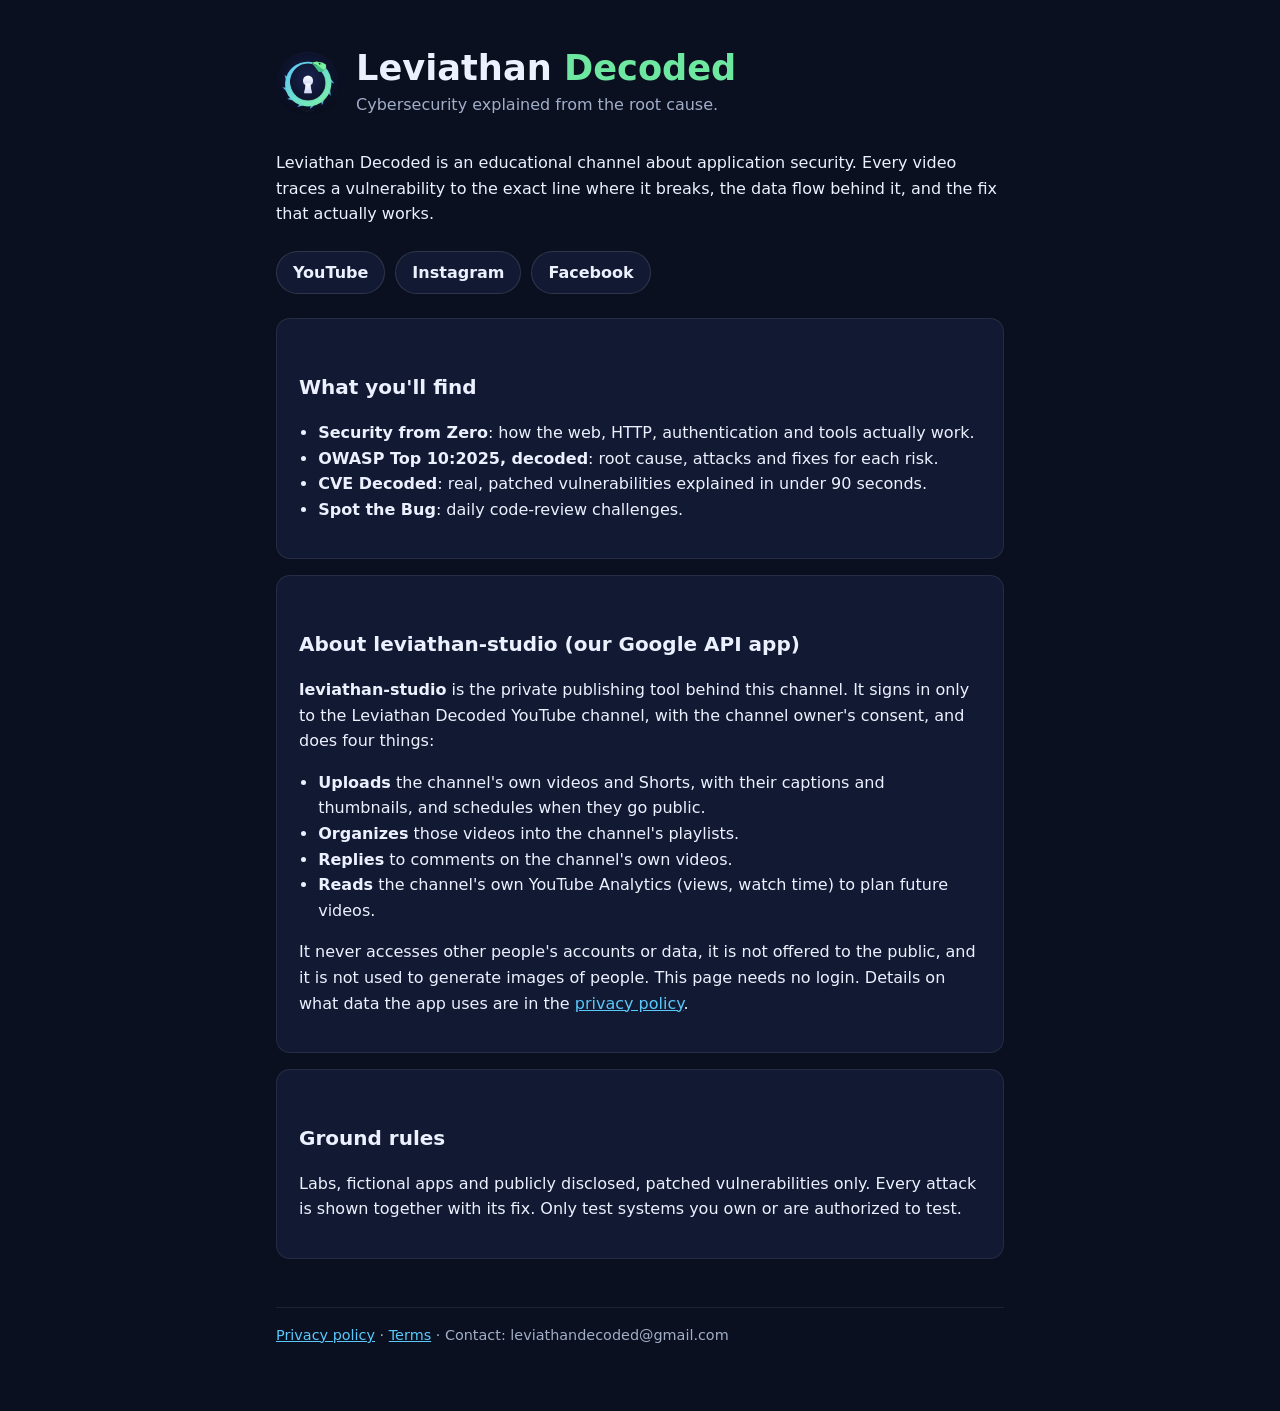
<file: index.html>
<!doctype html><html lang="en"><head><meta charset="utf-8"><meta name="viewport" content="width=device-width,initial-scale=1">
<title>Leviathan Decoded</title><meta name="description" content="Cybersecurity explained from the root cause: web security, OWASP and ethical hacking.">
<link rel="icon" href="logo.png"><link rel="stylesheet" href="style.css"></head><body><main>
<header><img src="logo.png" alt="Leviathan Decoded logo"><div><h1>Leviathan <span>Decoded</span></h1><p class="tag">Cybersecurity explained from the root cause.</p></div></header>
<p>Leviathan Decoded is an educational channel about application security. Every video traces a vulnerability to the exact line where it breaks, the data flow behind it, and the fix that actually works.</p>
<div class="links"><a href="https://www.youtube.com/@leviathandecoded">YouTube</a><a href="https://www.instagram.com/leviathandecoded">Instagram</a><a href="https://www.facebook.com/leviathandecoded">Facebook</a></div>
<div class="card"><h2>What you'll find</h2><ul>
<li><b>Security from Zero</b>: how the web, HTTP, authentication and tools actually work.</li>
<li><b>OWASP Top 10:2025, decoded</b>: root cause, attacks and fixes for each risk.</li>
<li><b>CVE Decoded</b>: real, patched vulnerabilities explained in under 90 seconds.</li>
<li><b>Spot the Bug</b>: daily code-review challenges.</li></ul></div>
<div class="card" id="app"><h2>About leviathan-studio (our Google API app)</h2>
<p><b>leviathan-studio</b> is the private publishing tool behind this channel. It signs in only to the Leviathan Decoded YouTube channel, with the channel owner's consent, and does four things:</p><ul>
<li><b>Uploads</b> the channel's own videos and Shorts, with their captions and thumbnails, and schedules when they go public.</li>
<li><b>Organizes</b> those videos into the channel's playlists.</li>
<li><b>Replies</b> to comments on the channel's own videos.</li>
<li><b>Reads</b> the channel's own YouTube Analytics (views, watch time) to plan future videos.</li></ul>
<p>It never accesses other people's accounts or data, it is not offered to the public, and it is not used to generate images of people. This page needs no login. Details on what data the app uses are in the <a href="privacy.html">privacy policy</a>.</p></div>
<div class="card"><h2>Ground rules</h2><p>Labs, fictional apps and publicly disclosed, patched vulnerabilities only. Every attack is shown together with its fix. Only test systems you own or are authorized to test.</p></div>
<footer><a href="privacy.html">Privacy policy</a> · <a href="terms.html">Terms</a> · Contact: leviathandecoded@gmail.com</footer>
</main></body></html>
</file>
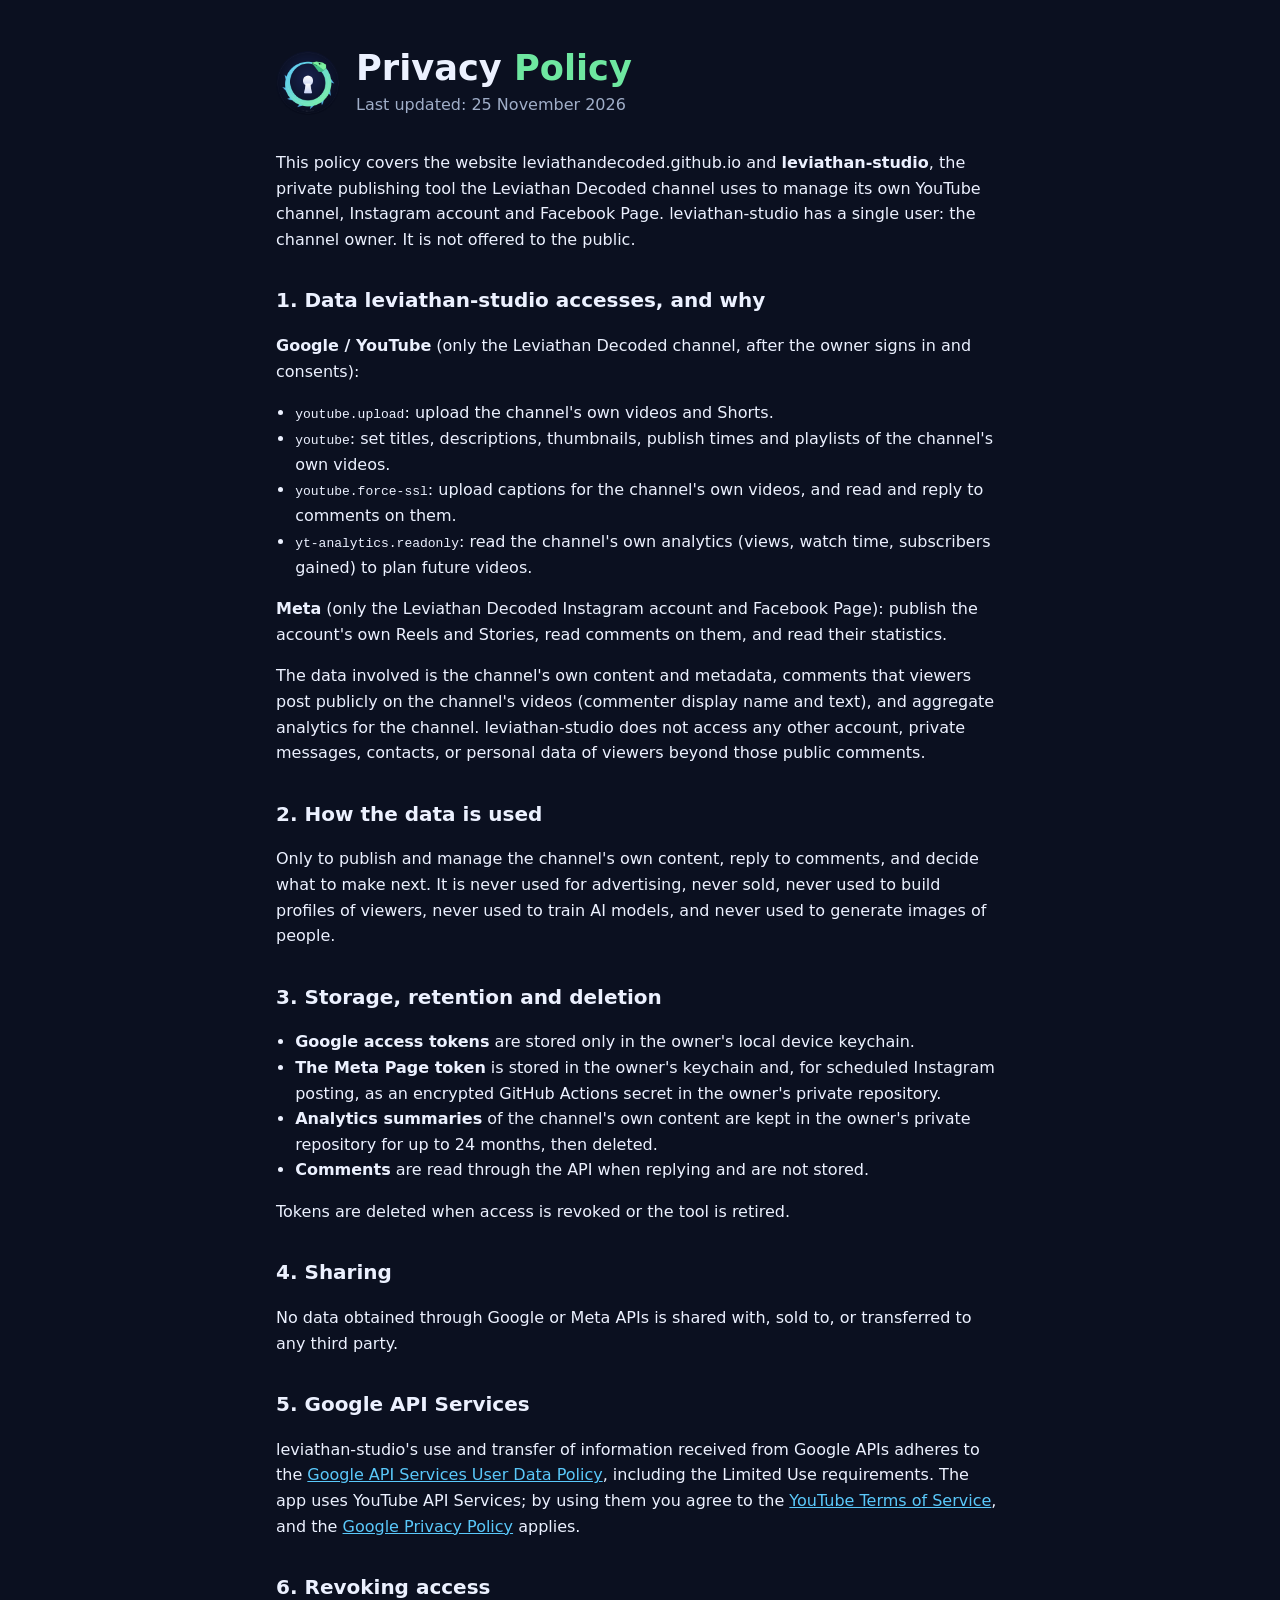
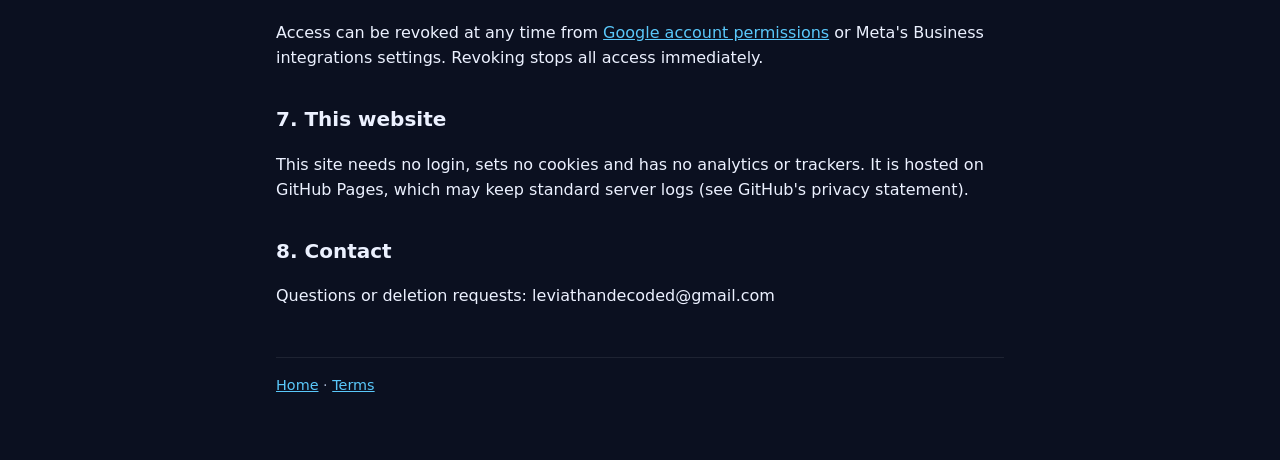
<file: privacy.html>
<!doctype html><html lang="en"><head><meta charset="utf-8"><meta name="viewport" content="width=device-width,initial-scale=1">
<title>Privacy Policy · Leviathan Decoded</title><link rel="icon" href="logo.png"><link rel="stylesheet" href="style.css"></head><body><main>
<header><img src="logo.png" alt=""><div><h1>Privacy <span>Policy</span></h1><p class="tag">Last updated: 25 November 2026</p></div></header>
<p>This policy covers the website leviathandecoded.github.io and <b>leviathan-studio</b>, the private publishing tool the Leviathan Decoded channel uses to manage its own YouTube channel, Instagram account and Facebook Page. leviathan-studio has a single user: the channel owner. It is not offered to the public.</p>

<h2>1. Data leviathan-studio accesses, and why</h2>
<p><b>Google / YouTube</b> (only the Leviathan Decoded channel, after the owner signs in and consents):</p><ul>
<li><code>youtube.upload</code>: upload the channel's own videos and Shorts.</li>
<li><code>youtube</code>: set titles, descriptions, thumbnails, publish times and playlists of the channel's own videos.</li>
<li><code>youtube.force-ssl</code>: upload captions for the channel's own videos, and read and reply to comments on them.</li>
<li><code>yt-analytics.readonly</code>: read the channel's own analytics (views, watch time, subscribers gained) to plan future videos.</li></ul>
<p><b>Meta</b> (only the Leviathan Decoded Instagram account and Facebook Page): publish the account's own Reels and Stories, read comments on them, and read their statistics.</p>
<p>The data involved is the channel's own content and metadata, comments that viewers post publicly on the channel's videos (commenter display name and text), and aggregate analytics for the channel. leviathan-studio does not access any other account, private messages, contacts, or personal data of viewers beyond those public comments.</p>

<h2>2. How the data is used</h2>
<p>Only to publish and manage the channel's own content, reply to comments, and decide what to make next. It is never used for advertising, never sold, never used to build profiles of viewers, never used to train AI models, and never used to generate images of people.</p>

<h2>3. Storage, retention and deletion</h2><ul>
<li><b>Google access tokens</b> are stored only in the owner's local device keychain.</li>
<li><b>The Meta Page token</b> is stored in the owner's keychain and, for scheduled Instagram posting, as an encrypted GitHub Actions secret in the owner's private repository.</li>
<li><b>Analytics summaries</b> of the channel's own content are kept in the owner's private repository for up to 24 months, then deleted.</li>
<li><b>Comments</b> are read through the API when replying and are not stored.</li></ul>
<p>Tokens are deleted when access is revoked or the tool is retired.</p>

<h2>4. Sharing</h2>
<p>No data obtained through Google or Meta APIs is shared with, sold to, or transferred to any third party.</p>

<h2>5. Google API Services</h2><p>leviathan-studio's use and transfer of information received from Google APIs adheres to the <a href="https://developers.google.com/terms/api-services-user-data-policy">Google API Services User Data Policy</a>, including the Limited Use requirements. The app uses YouTube API Services; by using them you agree to the <a href="https://www.youtube.com/t/terms">YouTube Terms of Service</a>, and the <a href="https://policies.google.com/privacy">Google Privacy Policy</a> applies.</p>

<h2>6. Revoking access</h2><p>Access can be revoked at any time from <a href="https://myaccount.google.com/permissions">Google account permissions</a> or Meta's Business integrations settings. Revoking stops all access immediately.</p>

<h2>7. This website</h2><p>This site needs no login, sets no cookies and has no analytics or trackers. It is hosted on GitHub Pages, which may keep standard server logs (see GitHub's privacy statement).</p>

<h2>8. Contact</h2><p>Questions or deletion requests: leviathandecoded@gmail.com</p>
<footer><a href="index.html">Home</a> · <a href="terms.html">Terms</a></footer></main></body></html>
</file>
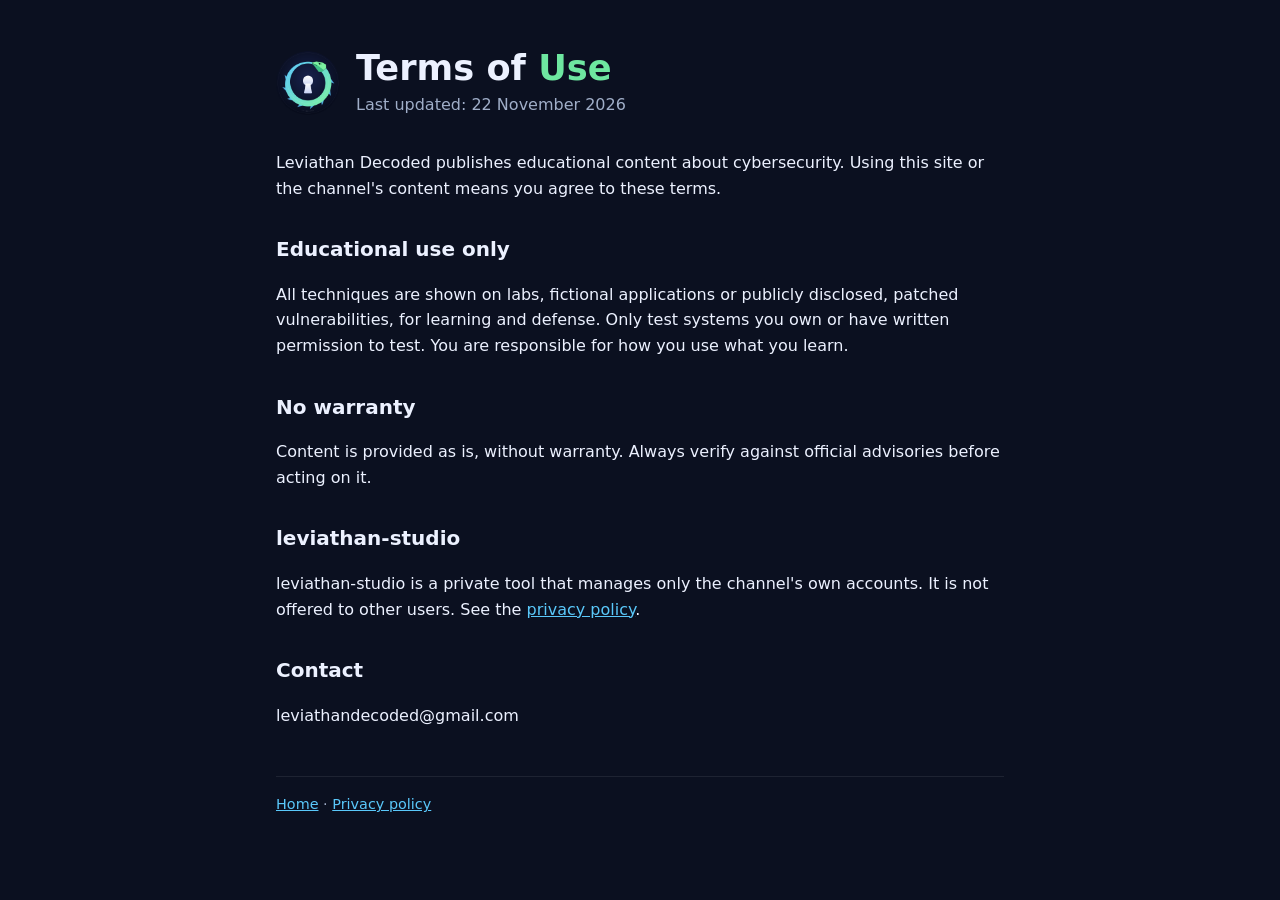
<file: terms.html>
<!doctype html><html lang="en"><head><meta charset="utf-8"><meta name="viewport" content="width=device-width,initial-scale=1">
<title>Terms · Leviathan Decoded</title><link rel="icon" href="logo.png"><link rel="stylesheet" href="style.css"></head><body><main>
<header><img src="logo.png" alt=""><div><h1>Terms of <span>Use</span></h1><p class="tag">Last updated: 22 November 2026</p></div></header>
<p>Leviathan Decoded publishes educational content about cybersecurity. Using this site or the channel's content means you agree to these terms.</p>
<h2>Educational use only</h2><p>All techniques are shown on labs, fictional applications or publicly disclosed, patched vulnerabilities, for learning and defense. Only test systems you own or have written permission to test. You are responsible for how you use what you learn.</p>
<h2>No warranty</h2><p>Content is provided as is, without warranty. Always verify against official advisories before acting on it.</p>
<h2>leviathan-studio</h2><p>leviathan-studio is a private tool that manages only the channel's own accounts. It is not offered to other users. See the <a href="privacy.html">privacy policy</a>.</p>
<h2>Contact</h2><p>leviathandecoded@gmail.com</p>
<footer><a href="index.html">Home</a> · <a href="privacy.html">Privacy policy</a></footer></main></body></html>
</file>
<file: style.css>
:root{--bg:#0b1020;--panel:#121a33;--text:#ecf1ff;--muted:#a0aec8;--accent:#6ee7a0;--accent2:#5ac8fa;--danger:#ff6b6b}
*{box-sizing:border-box}html,body{margin:0;background:var(--bg);color:var(--text);font-family:Inter,system-ui,-apple-system,sans-serif;line-height:1.6}
a{color:var(--accent2)}main{max-width:760px;margin:0 auto;padding:48px 16px 64px}
header{display:flex;align-items:center;gap:16px;margin-bottom:32px}header img{width:64px;height:64px;border-radius:50%}
h1{font-size:2.2rem;line-height:1.15;margin:0}h1 span{color:var(--accent)}h2{margin-top:2rem;font-size:1.25rem}
.tag{color:var(--muted);margin:.25rem 0 0}.card{background:var(--panel);border:1px solid #ffffff14;border-radius:14px;padding:20px 22px;margin:16px 0}
.links{display:flex;flex-wrap:wrap;gap:10px;margin:24px 0}.links a{background:var(--panel);border:1px solid #ffffff1f;border-radius:999px;padding:8px 16px;text-decoration:none;color:var(--text);font-weight:600}
ul{padding-left:1.2rem}footer{color:var(--muted);font-size:.9rem;margin-top:48px;border-top:1px solid #ffffff14;padding-top:16px}
</file>
